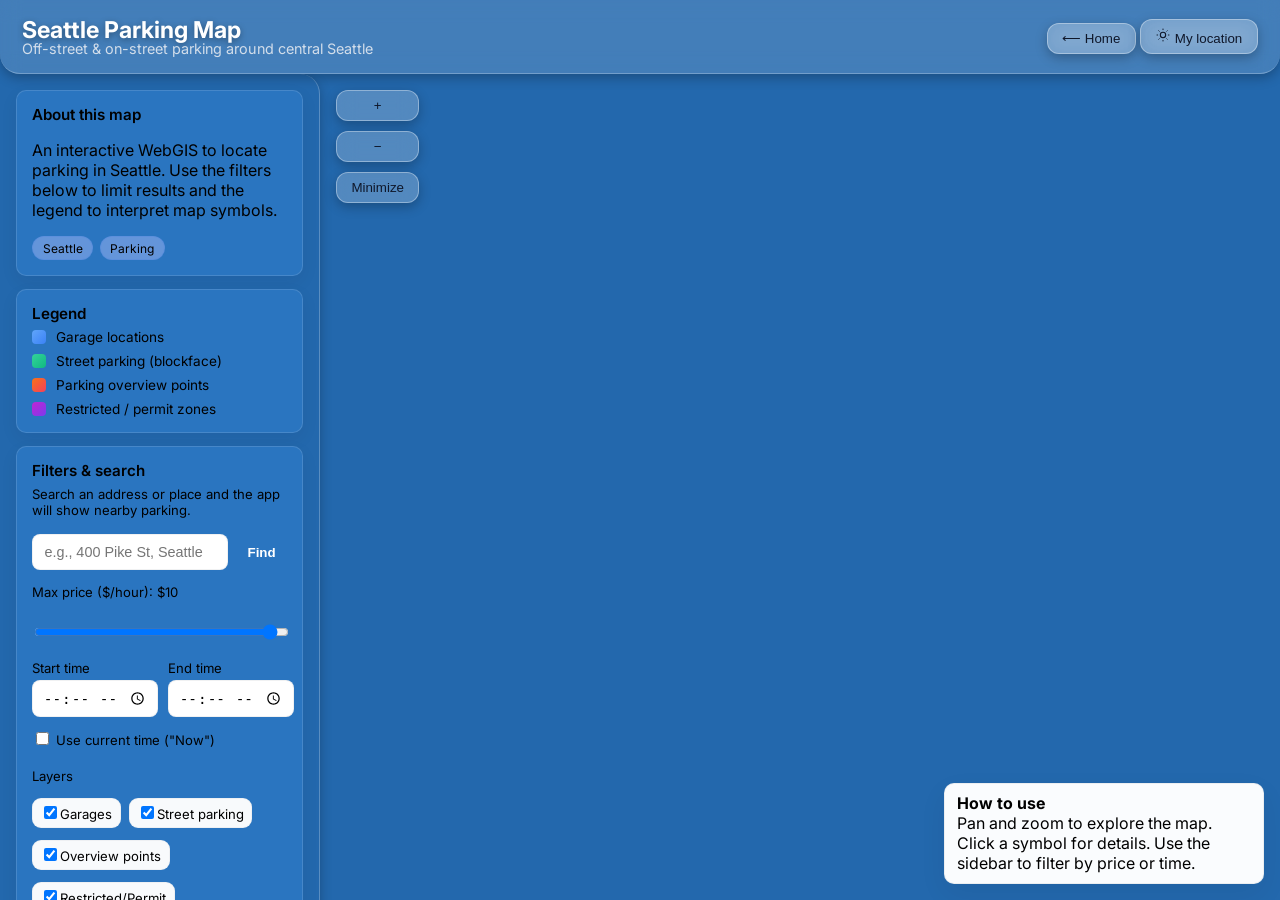
<file: map.html>
<!DOCTYPE html>
<html>
<head>
    <meta charset="utf-8" />
    <meta name="viewport" content="width=device-width, initial-scale=1" />
    <title>Seattle Parking Map</title>

    <link href="https://api.mapbox.com/mapbox-gl-js/v2.5.0/mapbox-gl.css" rel="stylesheet" />
    <script src="https://api.mapbox.com/mapbox-gl-js/v2.5.0/mapbox-gl.js"></script>
    <link rel="icon" type="image/png" href="img/SPAPfavicon.png">

    <link rel="preconnect" href="https://fonts.googleapis.com" />
    <link rel="preconnect" href="https://fonts.gstatic.com" crossorigin />
    <link href="https://fonts.googleapis.com/css2?family=Inter:wght@300;400;600&display=swap" rel="stylesheet" />

    <link rel="stylesheet" href="css/styles.css" />
</head>
<body>
    <div class="app" role="application" aria-labelledby="mapTitle">
        <header class="app-header">
            <div>
                <div id="mapTitle" class="app-title">Seattle Parking Map</div>
                <div class="app-subtitle">Off-street & on-street parking around central Seattle</div>
            </div>

            <div>
                <button id="btnHome" class="map-btn" aria-label="Back to homepage">
                ⟵ Home
                </button>

                <button class="map-btn" aria-label="Center on my location" id="btnGeolocate">
                    <svg viewBox="0 0 24 24" fill="none" aria-hidden="true" width="16" height="16"><path d="M12 8a4 4 0 100 8 4 4 0 000-8z" stroke="#0f172a" stroke-width="1.6" stroke-linecap="round" stroke-linejoin="round"/><path d="M21 12h-1M4 12H3M12 21v-1M12 4V3M18.36 5.64l-.7.7M6.34 17.66l-.7.7M18.36 18.36l-.7-.7M6.34 6.34l-.7-.7" stroke="#0f172a" stroke-width="1.4" stroke-linecap="round" stroke-linejoin="round"/></svg>
                    My location
                </button>
            </div>
        </header>

        <main class="app-main">
            <aside class="sidebar" id="sidebar" aria-label="Map controls">
                <section class="panel">
                    <h2>About this map</h2>
                    <p>An interactive WebGIS to locate parking in Seattle. Use the filters below to limit results and the legend to interpret map symbols.</p>
                    <div class="chips" aria-hidden="true"><span class="chip">Seattle</span><span class="chip">Parking</span></div>
                </section>

                <section class="panel">
                    <h2>Legend</h2>
                    <div class="legend" role="list">
                        <div class="legend-item" role="listitem"><span class="legend-symbol symbol-garage" aria-hidden="true"></span><span>Garage locations</span></div>
                        <div class="legend-item" role="listitem"><span class="legend-symbol symbol-street" aria-hidden="true"></span><span>Street parking (blockface)</span></div>
                        <div class="legend-item" role="listitem"><span class="legend-symbol symbol-paid" aria-hidden="true"></span><span>Parking overview points</span></div>
                        <div class="legend-item" role="listitem"><span class="legend-symbol symbol-restricted" aria-hidden="true"></span><span>Restricted / permit zones</span></div>
                    </div>
                </section>

                <section class="panel">
                    <h2>Filters & search</h2>
                    <form class="filters" id="filtersForm" aria-describedby="filtersDesc" onsubmit="return false;">
                        <p id="filtersDesc">Search an address or place and the app will show nearby parking.</p>

                        
                        <div class="search-row">
                            <input id="searchInput" type="text" placeholder="e.g., 400 Pike St, Seattle" aria-label="Search address or place">
                            <button id="btnSearch" title="Find nearest parking">Find</button>
                        </div>
                        
                        <label for="priceRange" class="label-spaced">Max price ($/hour): $<span id="priceDisplay">10</span></label>
                        <input id="priceRange" type="range" min="0" max="10" step="0.5" value="10" 
                            aria-label="Maximum price slider">

                        <div class="time-row">
                            <div class="time-col">
                                <label for="timeFrom">Start time</label>
                                <input id="timeFrom" type="time" class="small" aria-label="Start time">
                            </div>
                            <div class="time-col">
                                <label for="timeTo">End time</label>
                                <input id="timeTo" type="time" class="small" aria-label="End time">
                            </div>
                        </div>

                        <label for="timeNow" class="label-spaced-sm"><input id="timeNow" type="checkbox" aria-label="Use current time (Now)">&nbsp;Use current time ("Now")</label>

                        <label class="label-spaced-md">Layers</label>
                        <div class="layer-toggles" role="group" aria-label="Layer toggles">
                            <label class="layer-toggle"><input id="toggleGarages" type="checkbox" checked>Garages</label>
                            <label class="layer-toggle"><input id="toggleBlockface" type="checkbox" checked>Street parking</label>
                            <label class="layer-toggle"><input id="togglePoints" type="checkbox" checked>Overview points</label>
                            <label class="layer-toggle"><input id="toggleRestricted" type="checkbox" checked>Restricted/Permit</label>
                        </div>

                        <label for="sortSelect" class="label-spaced">Sort results</label>
                        <select id="sortSelect" aria-label="Sort results">
                            <option value="distance">Distance</option>
                            <option value="price">Price</option>
                        </select>

                        <label for="useTravelTime" class="label-spaced"><input id="useTravelTime" type="checkbox">&nbsp;Filter by travel time</label>

                        <label for="travelTimeRange" class="label-spaced">Max travel time (minutes): <span id="travelTimeDisplay">10</span></label>
                        <input id="travelTimeRange" type="range" min="1" max="60" step="1" value="10" aria-label="Max travel time slider">

                        <label for="travelMode" class="label-spaced-xs">Mode</label>
                        <select id="travelMode" aria-label="Travel mode">
                            <option value="walking">Walking</option>
                            <option value="driving">Driving</option>
                        </select>
                        <div class="filter-note">
                            Filters street parking only. Garages shown always.
                        </div>
                        <div id="searchResults" class="results" aria-live="polite">Enter an address and press "Find" to show nearby parking here.</div>
                    </form>
                </section>

                <div class="sidebar-footer">Data source: Seattle GeoData<br>Created for GEOG328.</div>
            </aside>

            <section class="map-wrap" aria-label="Map view">
                <div id="map" role="region" aria-label="Parking map"></div>

                <div class="map-controls" role="toolbar" aria-label="Map controls">
                    <button id="btnZoomIn" class="map-btn" aria-label="Zoom in">+</button>
                    <button id="btnZoomOut" class="map-btn" aria-label="Zoom out">−</button>
                    <button id="btnToggleSidebar" class="map-btn" aria-label="Toggle sidebar panel" 
                    aria-controls="sidebar" aria-expanded="true">Minimize</button>
                </div>

                <div class="map-legend-overlay" id="mapLegend" aria-hidden="false">
                    <strong>How to use</strong>
                    <div class="legend-note">Pan and zoom to explore the map. Click a symbol for details. Use the sidebar to filter by price or time.</div>
                </div>
            </section>
        </main>
    </div>

         
    <script src="map-layers.js"></script>
</body>
</html>
</file>
<file: css/styles.css>
/* ------------------------------ */
/*          Root + Reset          */
/* ------------------------------ */

:root {
  --bg-glass: rgba(255, 255, 255, 0.15);
  --bg-glass-strong: rgba(255, 255, 255, 0.25);
  --blur: blur(10px);
  --border-glass: rgba(255, 255, 255, 0.25);
  --shadow-soft: 0 4px 12px rgba(0,0,0,0.25);
  --shadow-hover: 0 6px 18px rgba(0,0,0,0.32);
  
  --text-main: #000000;
  --muted: #d9e3ed
  --accent: #2563eb;
  --panel-bg: #2a75c0;
  --glass-border: rgba(255, 255, 255, 0.134);

}

* {
  box-sizing: border-box;
}

html,
body {
  height: 100%;
  margin: 0;
  font-family: Inter, system-ui, -apple-system, BlinkMacSystemFont, "Segoe UI", sans-serif;
  background: linear-gradient(180deg, #f8fafc 0%, #f1f5f9 100%);
  color: var(--text-main);
}



/* -----------------------------------------
   TOP BAR (HEADER)
----------------------------------------- */

.app {
  display: flex;
  flex-direction: column;
  height: 100vh;
  background-color: #2368ad;
}

.app-header {

  background: var(--bg-glass);
  backdrop-filter: var(--blur);
  border-bottom: 1px solid var(--border-glass);
  border-radius: 0 0 20px 20px;
  padding: 1rem 1.4rem;
  box-shadow: var(--shadow-soft);
  display: flex;
  justify-content: space-between;
  align-items: center;
  position: relative;
}

/* Hover glow effect */
.app-header:hover {
  box-shadow: var(--shadow-hover);
}

/* Title + subtitle styling */
.app-title {
  font-size: 1.45rem;
  font-weight: 700;
  color: white;
  text-shadow: 0 2px 6px rgba(0,0,0,0.35);
}

.app-subtitle {
  color: #e2e8f0;
  font-size: 0.9rem;
  opacity: 0.9;
  margin-top: -4px;
}

.app-main {
  display: flex;
  flex: 1;
  min-height: 0;
  overflow: hidden;
}

/* -----------------------------------------
   SIDEBAR
----------------------------------------- */

.sidebar {
  width: 320px;
  height: 100vh;
  overflow-y: auto;
  padding: 1rem;
  border-right: 1px solid var(--border-glass);
  box-shadow: var(--shadow-soft);
  border-radius: 0 20px 20px 0;
  transition: box-shadow 0.3s ease;
}

.sidebar:hover {
  box-shadow: var(--shadow-hover);
}

/* When collapsed hide sidebar */
.app-main.sidebar-collapsed .sidebar {
  display: none;
}

/* ------------------------------ */
/*          Panels / UI           */
/* ------------------------------ */

.panel {
  background: var(--panel-bg);
  border-radius: 10px;
  padding: 0.9rem 0.95rem;
  border: 1px solid var(--glass-border);
  box-shadow: 0 6px 18px rgba(15, 23, 42, 0.06);
}

.panel h2 {
  margin: 0 0 0.35rem 0;
  font-size: 0.95rem;
  font-weight: 600;
}

.panel + .panel {
  margin-top: 0.8rem;
}


/* ------------------------------ */
/*           Chips                */
/* ------------------------------ */

.chips {
  display: flex;
  flex-wrap: wrap;
  gap: 0.4rem;
  margin-top: 0.5rem;
}

.chip {
  font-size: 0.75rem;
  padding: 0.22rem 0.6rem;
  border-radius: 999px;
  background: rgba(142, 172, 236, 0.59);
  border: 1px solid rgba(37, 99, 235, 0.12);
  color: var(--accent);
}

/* ------------------------------ */
/*            Legend              */
/* ------------------------------ */

.legend {
  display: flex;
  flex-direction: column;
  gap: 0.5rem;
  margin-top: 0.4rem;
}

.legend-item {
  display: flex;
  gap: 0.6rem;
  align-items: center;
  font-size: 0.85rem;
}

.legend-symbol {
  width: 14px;
  height: 14px;
  border-radius: 4px;
  display: inline-block;
}

.symbol-garage {
  background: linear-gradient(135deg, #60a5fa, #3b82f6);
}

.symbol-street {
  background: linear-gradient(135deg, #34d399, #10b981);
}

.symbol-paid {
  background: linear-gradient(135deg, #f97316, #f43f5e);
}

.symbol-restricted {
  background: linear-gradient(135deg, #c026d3, #7c3aed);
}



/* ------------------------------ */
/*            Filters             */
/* ------------------------------ */

.filters {
  display: flex;
  flex-direction: column;
  gap: 0.6rem;
  margin-top: 0.4rem;
}

.filters label {
  display: block;
  font-size: 0.82rem;
  color: var(--muted);
  margin-bottom: 0.25rem;
}

.filters select,
.filters input[type="text"],
.filters input[type="time"],
.filters input[type="range"] {
  width: 100%;
  font-size: 0.9rem;
  padding: 0.45rem 0.6rem;
  border-radius: 8px;
  border: 1px solid rgba(15, 23, 42, 0.06);
  background: #fff;
  color: var(--text-main);
  outline: none;
}

.filter-note {
  font-size: 0.82rem;
  color: var(--muted);
  margin-top: 0.2rem;
}

#filtersDesc {
  margin: 0 0 .4rem 0;
  color: var(--muted);
  font-size: .82rem;
}

.time-row {
  display: flex;
  gap: .6rem;
}

.time-col {
  flex: 1;
}

.label-spaced-sm {
  margin-top: .15rem;
}

.label-spaced-md {
  margin-top: .4rem;
}

.label-spaced {
  margin-top: .3rem;
}

.label-spaced-xs {
  margin-top: .2rem;
}


/* ------------------------------ */
/*          Search Row            */
/* ------------------------------ */

.search-row {
  display: flex;
  gap: 0.5rem;
  align-items: center;
}

.search-row input[type="text"] {
  flex: 1;
  padding: 0.55rem 0.7rem;
  border-radius: 8px;
}

.search-row button {
  display: inline-flex;
  align-items: center;
  justify-content: center;
  padding: 0.5rem 0.7rem;
  border-radius: 8px;
  background: var(--accent);
  color: #fff;
  border: none;
  cursor: pointer;
  font-weight: 600;
}

/* ------------------------------ */
/*        Layer Toggle UI         */
/* ------------------------------ */

.layer-toggles {
  display: flex;
  gap: 0.5rem;
  flex-wrap: wrap;
}

.layer-toggle {
  display: inline-flex;
  align-items: center;
  gap: 0.45rem;
  background: #f8fafc;
  padding: 0.28rem 0.45rem;
  border-radius: 9px;
  border: 1px solid rgba(15, 23, 42, 0.04);
  cursor: pointer;
  font-size: 0.85rem;
  color: var(--muted);
}

/* ------------------------------ */
/*              Map               */
/* ------------------------------ */

.map-wrap {
  position: relative;
  flex: 1;
  min-width: 0;
  overflow: hidden;
}

#map {
  position: absolute;
  inset: 0;
}

.map-controls {
  position: absolute;
  left: 1rem;
  top: 1rem;
  display: flex;
  flex-direction: column;
  gap: 0.6rem;
  z-index: 5;
}

/* Buttons inside sidebar or header */
.map-btn {
  background: rgba(255,255,255,0.22);
  color: #0f172a;
  border: 1px solid rgba(255,255,255,0.35);
  padding: 0.45rem 0.9rem;
  border-radius: 12px;
  box-shadow: var(--shadow-soft);
  cursor: pointer;
  backdrop-filter: blur(10px);
  transition: background 0.25s ease, box-shadow 0.25s ease, transform 0.25s ease;
}

.map-btn:hover {
  background: rgba(255,255,255,0.32);
  transform: translateY(-2px);
  box-shadow: var(--shadow-hover);
}

.map-legend-overlay {
  position: absolute;
  right: 1rem;
  bottom: 1rem;
  background: rgba(255, 255, 255, .98);
  padding: .6rem .75rem;
  border-radius: 10px;
  border: 1px solid rgba(15, 23, 42, .06);
  box-shadow: 0 10px 28px rgba(2, 6, 23, .06);
  max-width: 320px;
}


/* ------------------------------ */
/*            Results             */
/* ------------------------------ */

.results {
  margin-top: 0.6rem;
  border-radius: 8px;
  border: 1px dashed rgba(15, 23, 42, 0.04);
  padding: 0.5rem;
  font-size: 0.9rem;
  color: var(--muted);
  background: linear-gradient(180deg, rgba(248, 250, 252, 0.6), rgba(255, 255, 255, 0.6));
}

/* ------------------------------ */
/*         Responsive             */
/* ------------------------------ */

@media (max-width: 880px) {
  .sidebar {
    width: 100%;
    border-right: none;
    border-bottom: 1px solid var(--glass-border);
    position: relative;
    z-index: 3;
  }

  .app-main {
    flex-direction: column;
  }
}

/* Phone/Mobile screens */
@media (max-width: 880px) {
  /* Reduce header padding and text size */
  .app-header {
    padding: 0.75rem 1rem;
    flex-wrap: wrap;
    gap: 0.5rem;
  }

  .app-title {
    font-size: 1.1rem;
  }

  .app-subtitle {
    font-size: 0.75rem;
  }

  /* Stack header buttons vertically or make more compact */
  .app-header > div:last-child {
    display: flex;
    gap: 0.3rem;
  }

  .map-btn {
    padding: 0.35rem 0.6rem;
    font-size: 0.75rem;
  }

  /* Sidebar adjustments */
  .sidebar {
    width: 100%;
    max-height: 25vh;
    overflow-y: auto;
    padding: 0.7rem;
    border-bottom: 1px solid var(--glass-border);
  }

  /* Make panels more compact */
  .panel {
    padding: 0.7rem 0.8rem;
    margin-bottom: 0.5rem;
  }

  .panel h2 {
    font-size: 0.85rem;
    margin-bottom: 0.2rem;
  }

  .panel p {
    font-size: 0.8rem;
    margin: 0.2rem 0;
  }

  /* Compact legend on mobile */
  .legend-item {
    font-size: 0.75rem;
    gap: 0.4rem;
  }

  .legend-symbol {
    width: 12px;
    height: 12px;
  }

  /* Form inputs and labels */
  .filters label {
    font-size: 0.75rem;
    margin-bottom: 0.15rem;
  }

  .filters select,
  .filters input[type="text"],
  .filters input[type="time"],
  .filters input[type="range"] {
    font-size: 0.8rem;
    padding: 0.35rem 0.5rem;
    border-radius: 6px;
  }

  .filter-note {
    font-size: 0.7rem;
  }

  #filtersDesc {
    font-size: 0.75rem;
    margin-bottom: 0.3rem;
  }

  /* Time row: keep side-by-side but reduce gaps */
  .time-row {
    gap: 0.4rem;
  }

  .time-col label {
    font-size: 0.75rem;
  }

  /* Search row: stack on very small screens if needed */
  .search-row {
    gap: 0.3rem;
  }

  .search-row button {
    padding: 0.35rem 0.5rem;
    font-size: 0.75rem;
    font-weight: 600;
  }

  /* Layer toggles: more compact */
  .layer-toggles {
    gap: 0.3rem;
  }

  .layer-toggle {
    font-size: 0.7rem;
    padding: 0.2rem 0.35rem;
    gap: 0.3rem;
  }

  .layer-toggle input[type="checkbox"] {
    width: 14px;
    height: 14px;
  }

  /* Chips more compact */
  .chips {
    gap: 0.3rem;
  }

  .chip {
    font-size: 0.65rem;
    padding: 0.15rem 0.5rem;
  }

  /* Travel time display */
  #travelTimeDisplay {
    font-weight: 600;
  }

  /* Results section */
  .results {
    font-size: 0.8rem;
    padding: 0.4rem;
    margin-top: 0.4rem;
  }

  .result-item {
    padding: 0.5rem;
    font-size: 0.8rem;
  }

  .result-item strong {
    font-size: 0.8rem;
  }

  /* Map controls positioning */
  .map-controls {
    left: 0.5rem;
    top: 0.5rem;
    gap: 0.4rem;
  }

  /* Map legend overlay */
  .map-legend-overlay {
    right: 0.5rem;
    bottom: 0.5rem;
    padding: 0.5rem 0.6rem;
    font-size: 0.75rem;
    max-width: 280px;
  }

  .map-legend-overlay strong {
    font-size: 0.8rem;
  }

  /* Spacing adjustments */
  .label-spaced {
    margin-top: 0.2rem;
  }

  .label-spaced-md {
    margin-top: 0.3rem;
  }

  .label-spaced-sm {
    margin-top: 0.1rem;
  }

  .label-spaced-xs {
    margin-top: 0.1rem;
  }
}

/* Extra small screens (< 480px) */
@media (max-width: 480px) {
  .app-title {
    font-size: 0.95rem;
  }

  .app-subtitle {
    display: none;
  }

  .sidebar {
    max-height: 22vh;
  }

  .panel {
    padding: 0.6rem 0.7rem;
  }

  .panel h2 {
    font-size: 0.8rem;
  }

  .filters select,
  .filters input[type="text"],
  .filters input[type="time"],
  .filters input[type="range"] {
    font-size: 0.75rem;
  }

  .map-btn {
    padding: 0.3rem 0.5rem;
    font-size: 0.65rem;
  }

  .search-row button {
    padding: 0.3rem 0.4rem;
    font-size: 0.7rem;
  }

  /* Hide map legend overlay on very small screens to save space */
  .map-legend-overlay {
    display: none;
  }

  /* Ensure map controls are easily tappable */
  .map-btn {
    min-width: 40px;
    min-height: 40px;
  }
}
</file>
